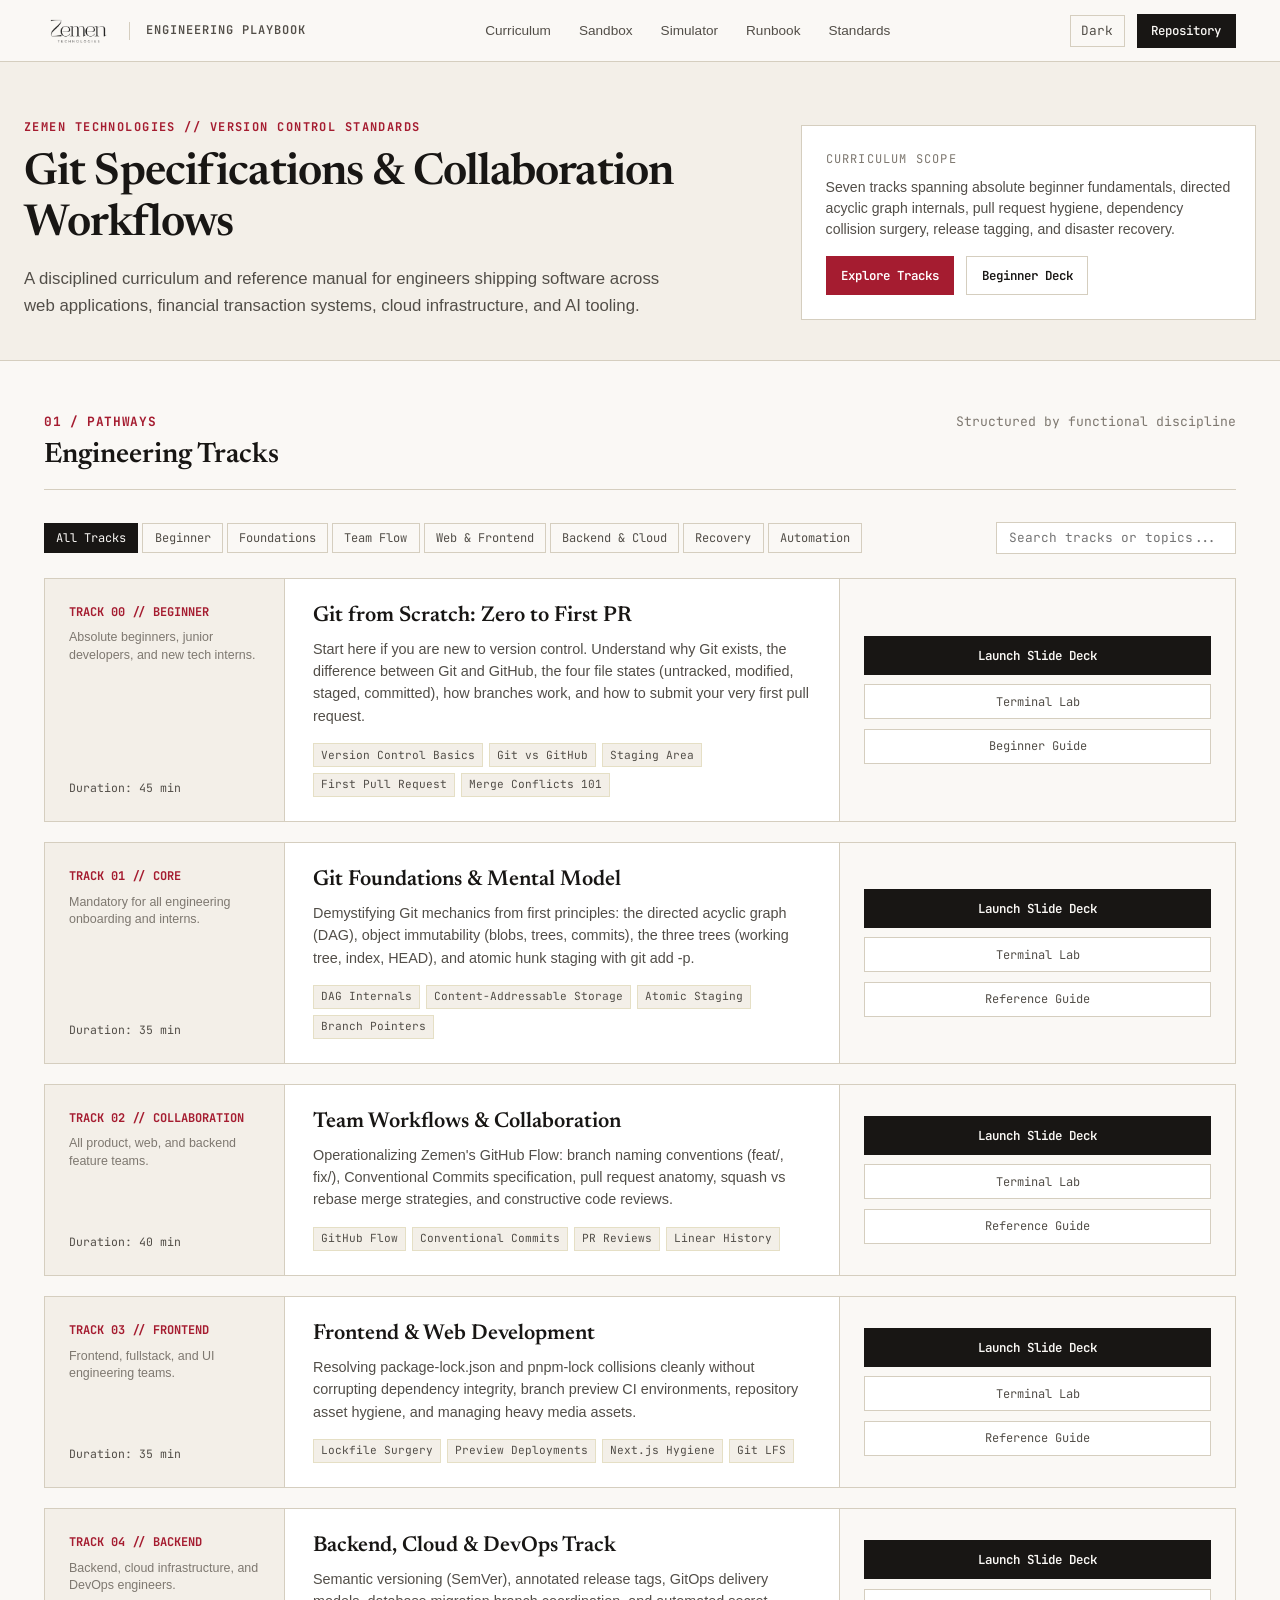
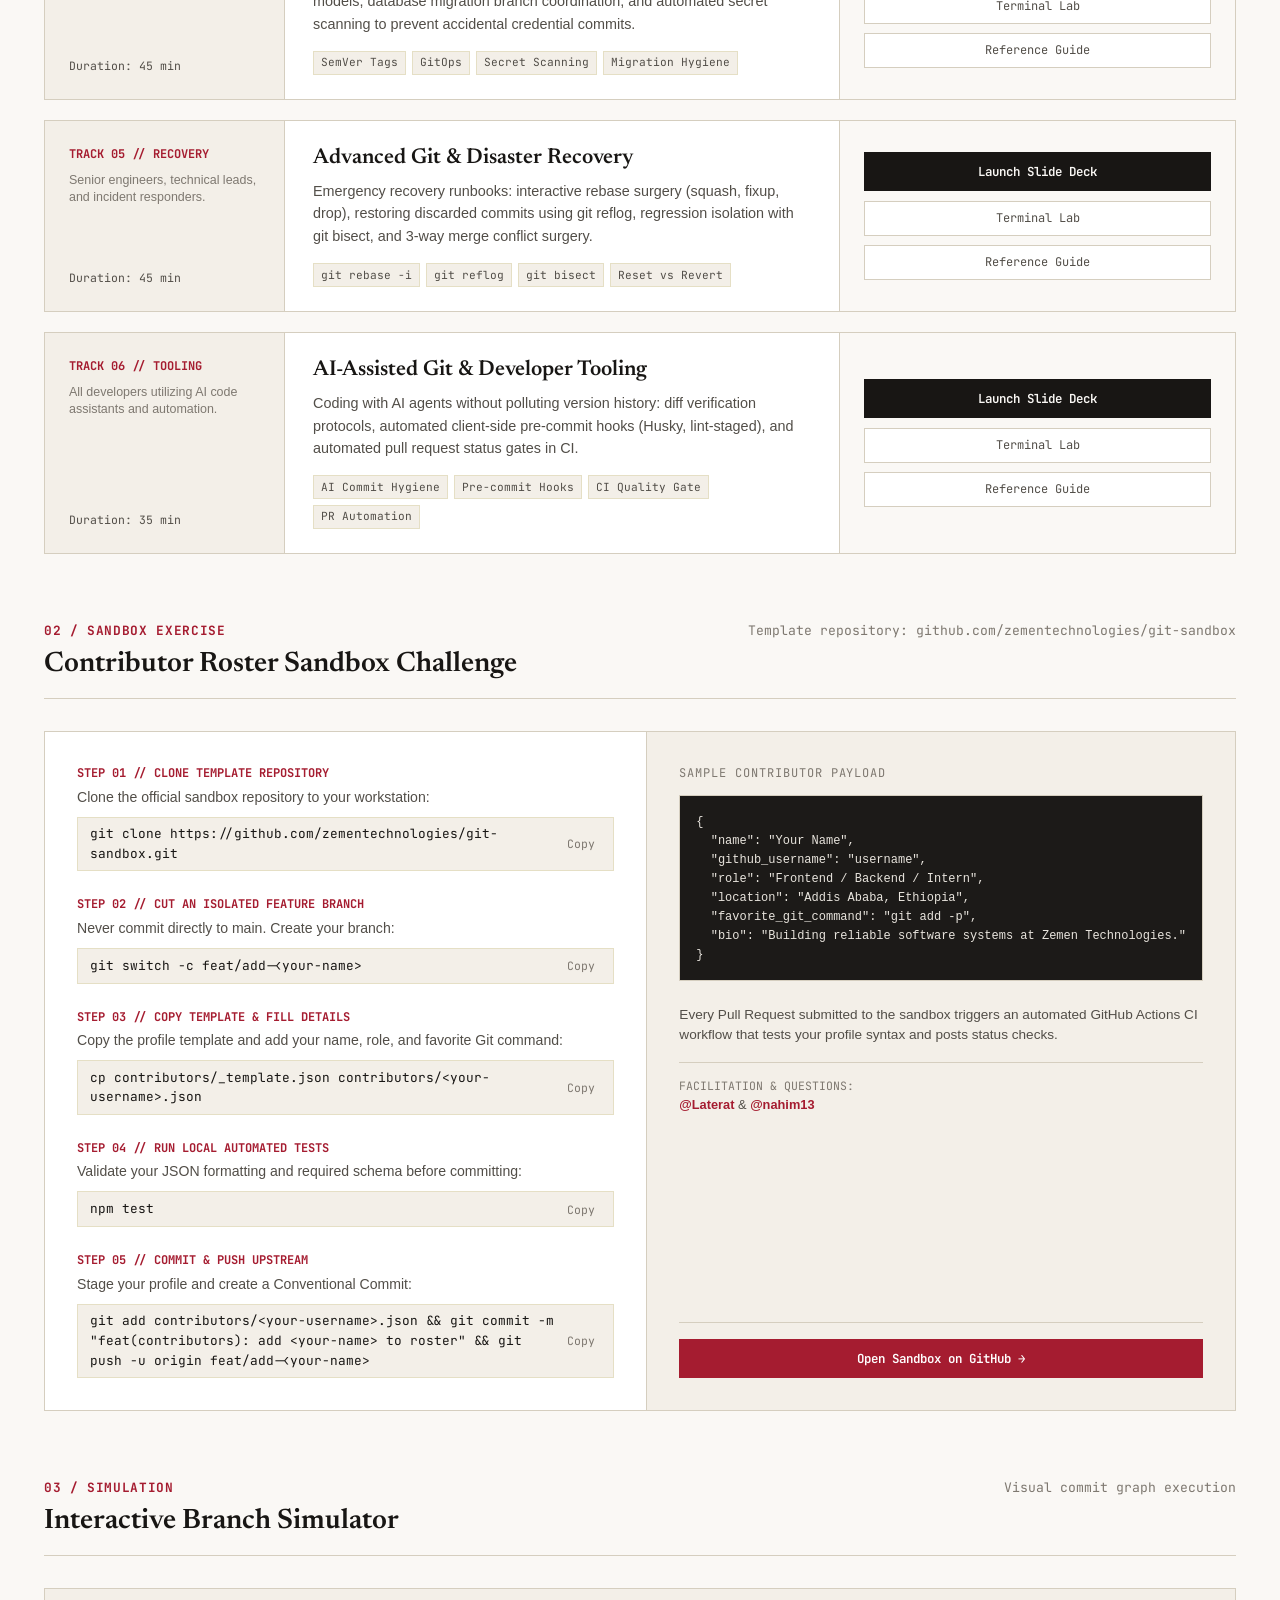
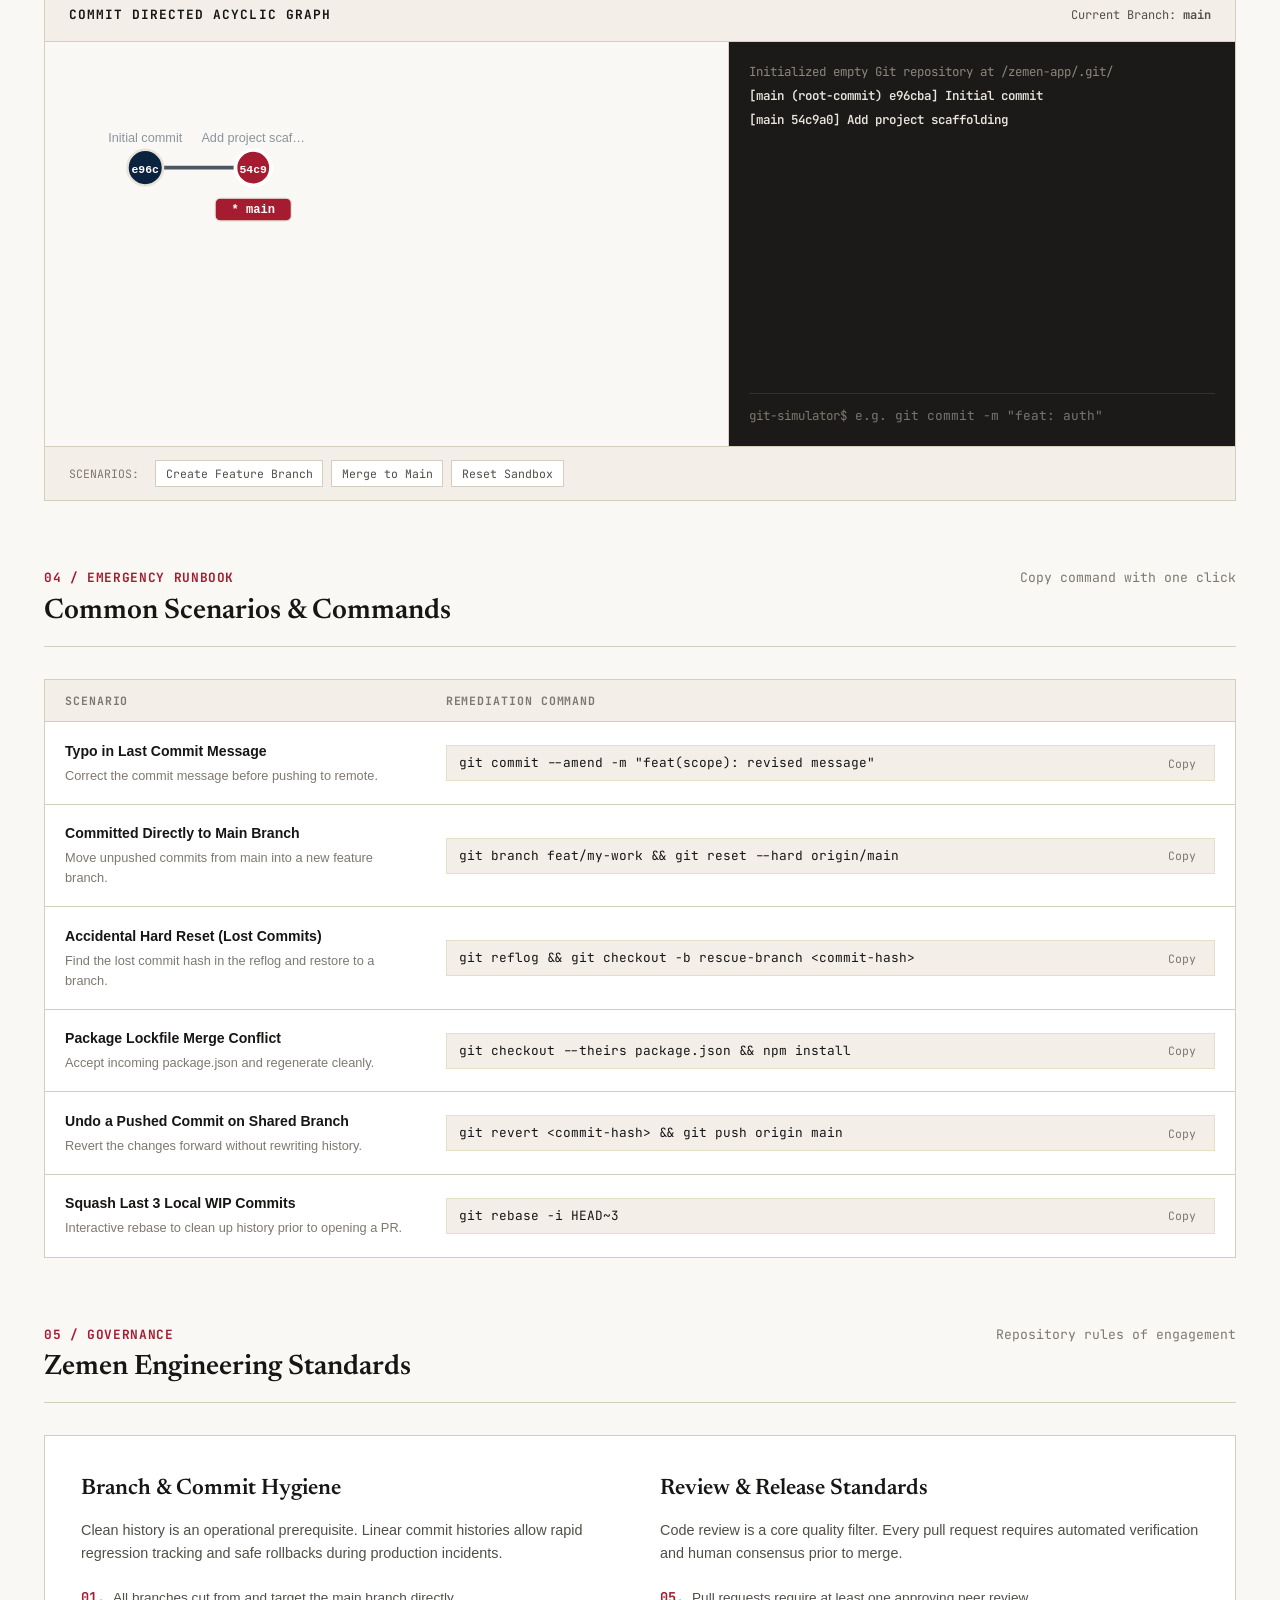
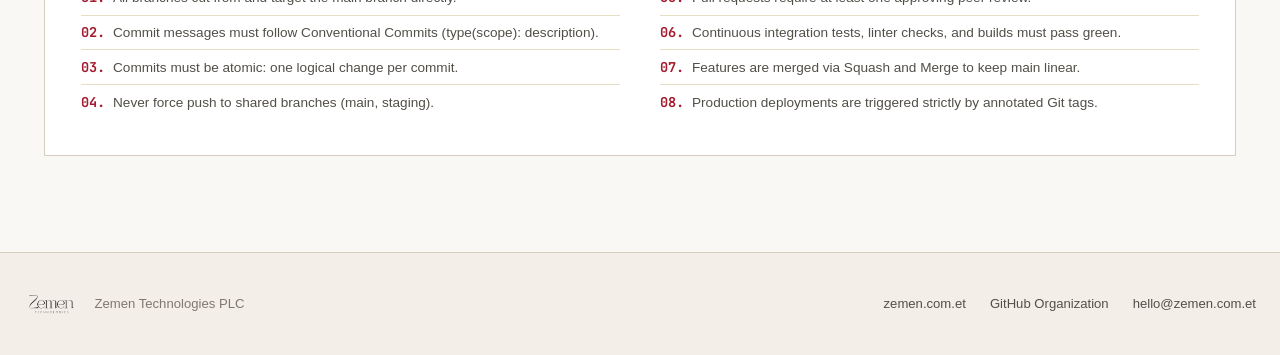
<file: index.html>
<!DOCTYPE html>
<html lang="en">
<head>
  <meta charset="utf-8">
  <title>Zemen Technologies — Git & Engineering Workflows</title>
  <meta name="viewport" content="width=device-width, initial-scale=1.0">
  <meta name="description" content="Technical curriculum and version control guidelines for software engineers at Zemen Technologies PLC.">
  <link rel="icon" type="image/svg+xml" href="assets/images/favicon.svg">
  
  <!-- Typography -->
  <link rel="preconnect" href="https://fonts.googleapis.com">
  <link rel="preconnect" href="https://fonts.gstatic.com" crossorigin>
  <link href="https://fonts.googleapis.com/css2?family=Newsreader:ital,opsz,wght@0,6..72,400;0,6..72,500;0,6..72,600;1,6..72,400&family=JetBrains+Mono:wght@400;500;600;700&display=swap" rel="stylesheet">
  
  <!-- Custom Stylesheet -->
  <link rel="stylesheet" href="assets/css/style.css">
</head>
<body>

  <!-- Top Header -->
  <header class="top-header">
    <div class="top-bar-inner">
      <div class="brand-lockup">
        <a href="index.html">
          <img src="assets/images/zemen-logo.png" alt="Zemen Technologies" class="brand-logo-img">
        </a>
        <div class="brand-divider"></div>
        <span class="brand-subtext">Engineering Playbook</span>
      </div>

      <nav class="nav-cluster">
        <a href="#tracks" class="nav-link-item">Curriculum</a>
        <a href="#sandbox" class="nav-link-item">Sandbox</a>
        <a href="#simulator" class="nav-link-item">Simulator</a>
        <a href="#runbook" class="nav-link-item">Runbook</a>
        <a href="#standards" class="nav-link-item">Standards</a>
      </nav>

      <div class="header-actions">
        <button id="theme-toggle-btn" class="btn-theme" aria-label="Toggle theme">Mode</button>
        <a href="https://github.com/zementechnologies/git-workflows" target="_blank" rel="noopener noreferrer" class="btn-repo-link">
          Repository
        </a>
      </div>
    </div>
  </header>

  <!-- Hero Statement -->
  <section class="hero-statement">
    <div class="hero-inner">
      <div>
        <div class="hero-meta">Zemen Technologies // Version Control Standards</div>
        <h1 class="hero-headline">Git Specifications & Collaboration Workflows</h1>
        <p class="hero-summary">
          A disciplined curriculum and reference manual for engineers shipping software across web applications, financial transaction systems, cloud infrastructure, and AI tooling.
        </p>
      </div>

      <div class="hero-aside">
        <div class="aside-title">Curriculum Scope</div>
        <p class="aside-text">
          Seven tracks spanning absolute beginner fundamentals, directed acyclic graph internals, pull request hygiene, dependency collision surgery, release tagging, and disaster recovery.
        </p>
        <div class="aside-actions">
          <a href="#tracks" class="btn-solid">Explore Tracks</a>
          <a href="slides/00-beginner-starter.html" class="btn-outline">Beginner Deck</a>
        </div>
      </div>
    </div>
  </section>

  <!-- Main Content Area -->
  <main class="content-wrapper">

    <!-- Section 1: Tracks -->
    <section id="tracks" style="margin-bottom: 4rem;">
      <div class="section-meta-header">
        <div>
          <span class="section-number">01 / PATHWAYS</span>
          <h2 class="section-heading">Engineering Tracks</h2>
        </div>
        <span class="section-note">Structured by functional discipline</span>
      </div>

      <!-- Filters & Search Toolbar -->
      <div class="filter-container">
        <div class="filter-group">
          <button class="filter-btn active" data-filter="all">All Tracks</button>
          <button class="filter-btn" data-filter="beginner">Beginner</button>
          <button class="filter-btn" data-filter="core">Foundations</button>
          <button class="filter-btn" data-filter="team">Team Flow</button>
          <button class="filter-btn" data-filter="web">Web & Frontend</button>
          <button class="filter-btn" data-filter="cloud">Backend & Cloud</button>
          <button class="filter-btn" data-filter="recovery">Recovery</button>
          <button class="filter-btn" data-filter="tooling">Automation</button>
        </div>

        <input type="text" id="track-search-input" class="search-field" placeholder="Search tracks or topics...">
      </div>

      <!-- Editorial Tracks List -->
      <div class="tracks-editorial-list">

        <!-- Track 00: Absolute Beginner -->
        <article class="track-row" data-category="beginner">
          <div class="track-col-index">
            <div>
              <div class="track-number-tag">Track 00 // Beginner</div>
              <div class="track-audience">Absolute beginners, junior developers, and new tech interns.</div>
            </div>
            <div class="track-time">Duration: 45 min</div>
          </div>
          <div class="track-col-body">
            <h3 class="track-name">Git from Scratch: Zero to First PR</h3>
            <p class="track-synopsis">
              Start here if you are new to version control. Understand why Git exists, the difference between Git and GitHub, the four file states (untracked, modified, staged, committed), how branches work, and how to submit your very first pull request.
            </p>
            <div class="tag-cluster">
              <span class="tag-label">Version Control Basics</span>
              <span class="tag-label">Git vs GitHub</span>
              <span class="tag-label">Staging Area</span>
              <span class="tag-label">First Pull Request</span>
              <span class="tag-label">Merge Conflicts 101</span>
            </div>
          </div>
          <div class="track-col-actions">
            <a href="slides/00-beginner-starter.html" class="btn-deck">Launch Slide Deck</a>
            <a href="tracks/00_beginner_starter/lab.md" class="btn-sub-link">Terminal Lab</a>
            <a href="tracks/00_beginner_starter/README.md" class="btn-sub-link">Beginner Guide</a>
          </div>
        </article>

        <!-- Track 01 -->
        <article class="track-row" data-category="core">
          <div class="track-col-index">
            <div>
              <div class="track-number-tag">Track 01 // Core</div>
              <div class="track-audience">Mandatory for all engineering onboarding and interns.</div>
            </div>
            <div class="track-time">Duration: 35 min</div>
          </div>
          <div class="track-col-body">
            <h3 class="track-name">Git Foundations & Mental Model</h3>
            <p class="track-synopsis">
              Demystifying Git mechanics from first principles: the directed acyclic graph (DAG), object immutability (blobs, trees, commits), the three trees (working tree, index, HEAD), and atomic hunk staging with git add -p.
            </p>
            <div class="tag-cluster">
              <span class="tag-label">DAG Internals</span>
              <span class="tag-label">Content-Addressable Storage</span>
              <span class="tag-label">Atomic Staging</span>
              <span class="tag-label">Branch Pointers</span>
            </div>
          </div>
          <div class="track-col-actions">
            <a href="slides/01-foundations.html" class="btn-deck">Launch Slide Deck</a>
            <a href="tracks/01_git_foundations/lab.md" class="btn-sub-link">Terminal Lab</a>
            <a href="tracks/01_git_foundations/README.md" class="btn-sub-link">Reference Guide</a>
          </div>
        </article>

        <!-- Track 02 -->
        <article class="track-row" data-category="team">
          <div class="track-col-index">
            <div>
              <div class="track-number-tag">Track 02 // Collaboration</div>
              <div class="track-audience">All product, web, and backend feature teams.</div>
            </div>
            <div class="track-time">Duration: 40 min</div>
          </div>
          <div class="track-col-body">
            <h3 class="track-name">Team Workflows & Collaboration</h3>
            <p class="track-synopsis">
              Operationalizing Zemen's GitHub Flow: branch naming conventions (feat/, fix/), Conventional Commits specification, pull request anatomy, squash vs rebase merge strategies, and constructive code reviews.
            </p>
            <div class="tag-cluster">
              <span class="tag-label">GitHub Flow</span>
              <span class="tag-label">Conventional Commits</span>
              <span class="tag-label">PR Reviews</span>
              <span class="tag-label">Linear History</span>
            </div>
          </div>
          <div class="track-col-actions">
            <a href="slides/02-collaboration.html" class="btn-deck">Launch Slide Deck</a>
            <a href="tracks/02_collaboration_workflows/lab.md" class="btn-sub-link">Terminal Lab</a>
            <a href="tracks/02_collaboration_workflows/README.md" class="btn-sub-link">Reference Guide</a>
          </div>
        </article>

        <!-- Track 03 -->
        <article class="track-row" data-category="web">
          <div class="track-col-index">
            <div>
              <div class="track-number-tag">Track 03 // Frontend</div>
              <div class="track-audience">Frontend, fullstack, and UI engineering teams.</div>
            </div>
            <div class="track-time">Duration: 35 min</div>
          </div>
          <div class="track-col-body">
            <h3 class="track-name">Frontend & Web Development</h3>
            <p class="track-synopsis">
              Resolving package-lock.json and pnpm-lock collisions cleanly without corrupting dependency integrity, branch preview CI environments, repository asset hygiene, and managing heavy media assets.
            </p>
            <div class="tag-cluster">
              <span class="tag-label">Lockfile Surgery</span>
              <span class="tag-label">Preview Deployments</span>
              <span class="tag-label">Next.js Hygiene</span>
              <span class="tag-label">Git LFS</span>
            </div>
          </div>
          <div class="track-col-actions">
            <a href="slides/03-frontend.html" class="btn-deck">Launch Slide Deck</a>
            <a href="tracks/03_frontend_web/lab.md" class="btn-sub-link">Terminal Lab</a>
            <a href="tracks/03_frontend_web/README.md" class="btn-sub-link">Reference Guide</a>
          </div>
        </article>

        <!-- Track 04 -->
        <article class="track-row" data-category="cloud">
          <div class="track-col-index">
            <div>
              <div class="track-number-tag">Track 04 // Backend</div>
              <div class="track-audience">Backend, cloud infrastructure, and DevOps engineers.</div>
            </div>
            <div class="track-time">Duration: 45 min</div>
          </div>
          <div class="track-col-body">
            <h3 class="track-name">Backend, Cloud & DevOps Track</h3>
            <p class="track-synopsis">
              Semantic versioning (SemVer), annotated release tags, GitOps delivery models, database migration branch coordination, and automated secret scanning to prevent accidental credential commits.
            </p>
            <div class="tag-cluster">
              <span class="tag-label">SemVer Tags</span>
              <span class="tag-label">GitOps</span>
              <span class="tag-label">Secret Scanning</span>
              <span class="tag-label">Migration Hygiene</span>
            </div>
          </div>
          <div class="track-col-actions">
            <a href="slides/04-devops.html" class="btn-deck">Launch Slide Deck</a>
            <a href="tracks/04_backend_devops/lab.md" class="btn-sub-link">Terminal Lab</a>
            <a href="tracks/04_backend_devops/README.md" class="btn-sub-link">Reference Guide</a>
          </div>
        </article>

        <!-- Track 05 -->
        <article class="track-row" data-category="recovery">
          <div class="track-col-index">
            <div>
              <div class="track-number-tag">Track 05 // Recovery</div>
              <div class="track-audience">Senior engineers, technical leads, and incident responders.</div>
            </div>
            <div class="track-time">Duration: 45 min</div>
          </div>
          <div class="track-col-body">
            <h3 class="track-name">Advanced Git & Disaster Recovery</h3>
            <p class="track-synopsis">
              Emergency recovery runbooks: interactive rebase surgery (squash, fixup, drop), restoring discarded commits using git reflog, regression isolation with git bisect, and 3-way merge conflict surgery.
            </p>
            <div class="tag-cluster">
              <span class="tag-label">git rebase -i</span>
              <span class="tag-label">git reflog</span>
              <span class="tag-label">git bisect</span>
              <span class="tag-label">Reset vs Revert</span>
            </div>
          </div>
          <div class="track-col-actions">
            <a href="slides/05-advanced.html" class="btn-deck">Launch Slide Deck</a>
            <a href="tracks/05_advanced_recovery/lab.md" class="btn-sub-link">Terminal Lab</a>
            <a href="tracks/05_advanced_recovery/README.md" class="btn-sub-link">Reference Guide</a>
          </div>
        </article>

        <!-- Track 06 -->
        <article class="track-row" data-category="tooling">
          <div class="track-col-index">
            <div>
              <div class="track-number-tag">Track 06 // Tooling</div>
              <div class="track-audience">All developers utilizing AI code assistants and automation.</div>
            </div>
            <div class="track-time">Duration: 35 min</div>
          </div>
          <div class="track-col-body">
            <h3 class="track-name">AI-Assisted Git & Developer Tooling</h3>
            <p class="track-synopsis">
              Coding with AI agents without polluting version history: diff verification protocols, automated client-side pre-commit hooks (Husky, lint-staged), and automated pull request status gates in CI.
            </p>
            <div class="tag-cluster">
              <span class="tag-label">AI Commit Hygiene</span>
              <span class="tag-label">Pre-commit Hooks</span>
              <span class="tag-label">CI Quality Gate</span>
              <span class="tag-label">PR Automation</span>
            </div>
          </div>
          <div class="track-col-actions">
            <a href="slides/06-ai-automation.html" class="btn-deck">Launch Slide Deck</a>
            <a href="tracks/06_ai_and_automation/lab.md" class="btn-sub-link">Terminal Lab</a>
            <a href="tracks/06_ai_and_automation/README.md" class="btn-sub-link">Reference Guide</a>
          </div>
        </article>

      </div>
    </section>

    <!-- Section 2: Sandbox Challenge -->
    <section id="sandbox" style="margin-bottom: 4rem;">
      <div class="section-meta-header">
        <div>
          <span class="section-number">02 / SANDBOX EXERCISE</span>
          <h2 class="section-heading">Contributor Roster Sandbox Challenge</h2>
        </div>
        <span class="section-note">Template repository: github.com/zementechnologies/git-sandbox</span>
      </div>

      <div class="sandbox-challenge-panel">
        <div class="sandbox-steps-col">
          <div class="sandbox-step-item">
            <div class="step-header-label">Step 01 // Clone Template Repository</div>
            <p class="step-instruction">Clone the official sandbox repository to your workstation:</p>
            <div class="code-cell-wrapper">
              <code>git clone https://github.com/zementechnologies/git-sandbox.git</code>
              <button class="copy-btn-action" title="Copy command">Copy</button>
            </div>
          </div>

          <div class="sandbox-step-item">
            <div class="step-header-label">Step 02 // Cut an Isolated Feature Branch</div>
            <p class="step-instruction">Never commit directly to main. Create your branch:</p>
            <div class="code-cell-wrapper">
              <code>git switch -c feat/add-&lt;your-name&gt;</code>
              <button class="copy-btn-action" title="Copy command">Copy</button>
            </div>
          </div>

          <div class="sandbox-step-item">
            <div class="step-header-label">Step 03 // Copy Template & Fill Details</div>
            <p class="step-instruction">Copy the profile template and add your name, role, and favorite Git command:</p>
            <div class="code-cell-wrapper">
              <code>cp contributors/_template.json contributors/&lt;your-username&gt;.json</code>
              <button class="copy-btn-action" title="Copy command">Copy</button>
            </div>
          </div>

          <div class="sandbox-step-item">
            <div class="step-header-label">Step 04 // Run Local Automated Tests</div>
            <p class="step-instruction">Validate your JSON formatting and required schema before committing:</p>
            <div class="code-cell-wrapper">
              <code>npm test</code>
              <button class="copy-btn-action" title="Copy command">Copy</button>
            </div>
          </div>

          <div class="sandbox-step-item">
            <div class="step-header-label">Step 05 // Commit & Push Upstream</div>
            <p class="step-instruction">Stage your profile and create a Conventional Commit:</p>
            <div class="code-cell-wrapper">
              <code>git add contributors/&lt;your-username&gt;.json &amp;&amp; git commit -m "feat(contributors): add &lt;your-name&gt; to roster" &amp;&amp; git push -u origin feat/add-&lt;your-name&gt;</code>
              <button class="copy-btn-action" title="Copy command">Copy</button>
            </div>
          </div>
        </div>

        <div class="sandbox-preview-col">
          <div>
            <div class="sandbox-preview-title">Sample Contributor Payload</div>
            <pre class="sandbox-json-box"><code>{
  "name": "Your Name",
  "github_username": "username",
  "role": "Frontend / Backend / Intern",
  "location": "Addis Ababa, Ethiopia",
  "favorite_git_command": "git add -p",
  "bio": "Building reliable software systems at Zemen Technologies."
}</code></pre>
            <p style="font-size: 0.85rem; color: var(--ink-secondary); line-height: 1.5;">
              Every Pull Request submitted to the sandbox triggers an automated GitHub Actions CI workflow that tests your profile syntax and posts status checks.
            </p>
            <div style="margin-top: 1rem; padding-top: 0.85rem; border-top: 1px solid var(--border-strong); font-size: 0.8rem; color: var(--ink-secondary); line-height: 1.5;">
              <span style="font-family: var(--font-mono); font-size: 0.72rem; color: var(--ink-muted); text-transform: uppercase;">Facilitation &amp; Questions:</span><br>
              <a href="https://github.com/Laterat" target="_blank" rel="noopener noreferrer" style="color: var(--brand-crimson); font-weight: 600;">@Laterat</a> &amp;
              <a href="https://github.com/nahim13" target="_blank" rel="noopener noreferrer" style="color: var(--brand-crimson); font-weight: 600;">@nahim13</a>
            </div>
          </div>

          <div class="sandbox-cta-box">
            <a href="https://github.com/zementechnologies/git-sandbox" target="_blank" rel="noopener noreferrer" class="btn-solid" style="display: block; text-align: center;">
              Open Sandbox on GitHub &rarr;
            </a>
          </div>
        </div>
      </div>
    </section>

    <!-- Section 3: Simulator -->
    <section id="simulator" style="margin-bottom: 4rem;">
      <div class="section-meta-header">
        <div>
          <span class="section-number">03 / SIMULATION</span>
          <h2 class="section-heading">Interactive Branch Simulator</h2>
        </div>
        <span class="section-note">Visual commit graph execution</span>
      </div>

      <div class="simulator-block">
        <div class="sim-header">
          <span class="sim-header-title">Commit Directed Acyclic Graph</span>
          <span class="sim-header-badge">Current Branch: <strong id="current-branch-badge">main</strong></span>
        </div>

        <div class="sim-split-layout">
          <!-- Canvas Panel -->
          <div class="sim-canvas-panel">
            <svg id="git-svg-canvas" viewBox="0 0 500 240"></svg>
          </div>

          <!-- CLI Panel -->
          <div class="sim-cli-panel">
            <div class="sim-cli-logs" id="terminal-log"></div>
            <div class="sim-input-row">
              <span class="cli-prompt">git-simulator$</span>
              <input type="text" id="terminal-input" class="cli-input" placeholder="e.g. git commit -m &quot;feat: auth&quot;" autocomplete="off" spellcheck="false">
            </div>
          </div>
        </div>

        <div class="sim-quick-scenarios">
          <span class="sim-quick-label">Scenarios:</span>
          <button class="sim-btn-preset" data-preset="feature-branch">Create Feature Branch</button>
          <button class="sim-btn-preset" data-preset="merge-feature">Merge to Main</button>
          <button class="sim-btn-preset" data-preset="reset">Reset Sandbox</button>
        </div>
      </div>
    </section>

    <!-- Section 3: Runbook Table -->
    <section id="runbook" class="runbook-section">
      <div class="section-meta-header">
        <div>
          <span class="section-number">04 / EMERGENCY RUNBOOK</span>
          <h2 class="section-heading">Common Scenarios & Commands</h2>
        </div>
        <span class="section-note">Copy command with one click</span>
      </div>

      <table class="runbook-table">
        <thead>
          <tr>
            <th style="width: 32%;">Scenario</th>
            <th>Remediation Command</th>
          </tr>
        </thead>
        <tbody>
          <tr>
            <td>
              <div class="scenario-title">Typo in Last Commit Message</div>
              <div class="scenario-context">Correct the commit message before pushing to remote.</div>
            </td>
            <td>
              <div class="code-cell-wrapper">
                <code>git commit --amend -m "feat(scope): revised message"</code>
                <button class="copy-btn-action" title="Copy command">Copy</button>
              </div>
            </td>
          </tr>
          <tr>
            <td>
              <div class="scenario-title">Committed Directly to Main Branch</div>
              <div class="scenario-context">Move unpushed commits from main into a new feature branch.</div>
            </td>
            <td>
              <div class="code-cell-wrapper">
                <code>git branch feat/my-work &amp;&amp; git reset --hard origin/main</code>
                <button class="copy-btn-action" title="Copy command">Copy</button>
              </div>
            </td>
          </tr>
          <tr>
            <td>
              <div class="scenario-title">Accidental Hard Reset (Lost Commits)</div>
              <div class="scenario-context">Find the lost commit hash in the reflog and restore to a branch.</div>
            </td>
            <td>
              <div class="code-cell-wrapper">
                <code>git reflog &amp;&amp; git checkout -b rescue-branch &lt;commit-hash&gt;</code>
                <button class="copy-btn-action" title="Copy command">Copy</button>
              </div>
            </td>
          </tr>
          <tr>
            <td>
              <div class="scenario-title">Package Lockfile Merge Conflict</div>
              <div class="scenario-context">Accept incoming package.json and regenerate cleanly.</div>
            </td>
            <td>
              <div class="code-cell-wrapper">
                <code>git checkout --theirs package.json &amp;&amp; npm install</code>
                <button class="copy-btn-action" title="Copy command">Copy</button>
              </div>
            </td>
          </tr>
          <tr>
            <td>
              <div class="scenario-title">Undo a Pushed Commit on Shared Branch</div>
              <div class="scenario-context">Revert the changes forward without rewriting history.</div>
            </td>
            <td>
              <div class="code-cell-wrapper">
                <code>git revert &lt;commit-hash&gt; &amp;&amp; git push origin main</code>
                <button class="copy-btn-action" title="Copy command">Copy</button>
              </div>
            </td>
          </tr>
          <tr>
            <td>
              <div class="scenario-title">Squash Last 3 Local WIP Commits</div>
              <div class="scenario-context">Interactive rebase to clean up history prior to opening a PR.</div>
            </td>
            <td>
              <div class="code-cell-wrapper">
                <code>git rebase -i HEAD~3</code>
                <button class="copy-btn-action" title="Copy command">Copy</button>
              </div>
            </td>
          </tr>
        </tbody>
      </table>
    </section>

    <!-- Section 4: Repository Governance -->
    <section id="standards">
      <div class="section-meta-header">
        <div>
          <span class="section-number">05 / GOVERNANCE</span>
          <h2 class="section-heading">Zemen Engineering Standards</h2>
        </div>
        <span class="section-note">Repository rules of engagement</span>
      </div>

      <div class="standards-editorial">
        <div>
          <h3>Branch & Commit Hygiene</h3>
          <p>
            Clean history is an operational prerequisite. Linear commit histories allow rapid regression tracking and safe rollbacks during production incidents.
          </p>
          <ul class="standards-rules-list">
            <li>
              <span class="rule-num">01.</span>
              <span>All branches cut from and target the main branch directly.</span>
            </li>
            <li>
              <span class="rule-num">02.</span>
              <span>Commit messages must follow Conventional Commits (type(scope): description).</span>
            </li>
            <li>
              <span class="rule-num">03.</span>
              <span>Commits must be atomic: one logical change per commit.</span>
            </li>
            <li>
              <span class="rule-num">04.</span>
              <span>Never force push to shared branches (main, staging).</span>
            </li>
          </ul>
        </div>

        <div>
          <h3>Review & Release Standards</h3>
          <p>
            Code review is a core quality filter. Every pull request requires automated verification and human consensus prior to merge.
          </p>
          <ul class="standards-rules-list">
            <li>
              <span class="rule-num">05.</span>
              <span>Pull requests require at least one approving peer review.</span>
            </li>
            <li>
              <span class="rule-num">06.</span>
              <span>Continuous integration tests, linter checks, and builds must pass green.</span>
            </li>
            <li>
              <span class="rule-num">07.</span>
              <span>Features are merged via Squash and Merge to keep main linear.</span>
            </li>
            <li>
              <span class="rule-num">08.</span>
              <span>Production deployments are triggered strictly by annotated Git tags.</span>
            </li>
          </ul>
        </div>
      </div>
    </section>

  </main>

  <!-- Site Footer -->
  <footer class="site-footer">
    <div class="footer-inner">
      <div class="footer-brand-side">
        <img src="assets/images/zemen-logo.png" alt="Zemen Technologies" class="footer-logo">
        <span>Zemen Technologies PLC</span>
      </div>

      <div class="footer-links-row">
        <a href="https://zemen.com.et" target="_blank" rel="noopener noreferrer" class="footer-link-item">zemen.com.et</a>
        <a href="https://github.com/zementechnologies" target="_blank" rel="noopener noreferrer" class="footer-link-item">GitHub Organization</a>
        <a href="mailto:hello@zemen.com.et" class="footer-link-item">hello@zemen.com.et</a>
      </div>
    </div>
  </footer>

  <!-- Scripts -->
  <script src="assets/js/git-simulator.js"></script>
  <script src="assets/js/app.js"></script>
</body>
</html>
</file>
<file: assets/css/style.css>
/* Zemen Technologies — Engineering Workflows Portal
   A constrained, editorial stylesheet for technical documentation and slide navigation.
   Designed for clarity, legibility, and architectural precision. */

:root {
  --bg-canvas: #FAF8F5;
  --bg-surface: #F3EFE8;
  --bg-subtle: #EBE5DB;
  --bg-card: #FFFFFF;
  --border-light: #E5DFC5;
  --border-strong: #D5CEBF;
  --border-dark: #1A1715;
  
  --ink-primary: #181614;
  --ink-secondary: #524E48;
  --ink-muted: #7E7870;
  
  --brand-crimson: #A51C30;
  --brand-crimson-hover: #861626;
  --brand-navy: #0C2340;
  
  --code-bg: #1C1A18;
  --code-fg: #E8E4DD;
  
  --font-serif: "Newsreader", "Charter", "Georgia", serif;
  --font-sans: -apple-system, BlinkMacSystemFont, "Segoe UI", Roboto, "Helvetica Neue", Arial, sans-serif;
  --font-mono: "JetBrains Mono", "SF Mono", Menlo, Consolas, monospace;
}

[data-theme="dark"] {
  --bg-canvas: #141312;
  --bg-surface: #1B1A18;
  --bg-subtle: #242220;
  --bg-card: #1E1D1B;
  --border-light: #2C2A26;
  --border-strong: #3D3A35;
  --border-dark: #E8E4DD;
  
  --ink-primary: #EBE7E0;
  --ink-secondary: #A09A90;
  --ink-muted: #726D65;
  
  --brand-crimson: #C93B4E;
  --brand-crimson-hover: #E04D60;
  --brand-navy: #82AEDB;
  
  --code-bg: #0D0C0B;
  --code-fg: #E8E4DD;
}

*, *::before, *::after {
  box-sizing: border-box;
  margin: 0;
  padding: 0;
}

body {
  font-family: var(--font-sans);
  background-color: var(--bg-canvas);
  color: var(--ink-primary);
  line-height: 1.55;
  -webkit-font-smoothing: antialiased;
  -moz-osx-font-smoothing: grayscale;
}

a {
  color: inherit;
  text-decoration: none;
}

/* Header & Top Bar */
.top-header {
  border-bottom: 1px solid var(--border-strong);
  background: var(--bg-canvas);
  position: sticky;
  top: 0;
  z-index: 50;
}

.top-bar-inner {
  max-width: 1240px;
  margin: 0 auto;
  padding: 0.85rem 1.5rem;
  display: flex;
  align-items: center;
  justify-content: space-between;
  gap: 1.5rem;
}

.brand-lockup {
  display: flex;
  align-items: center;
  gap: 1rem;
}

.brand-logo-img {
  height: 28px;
  width: auto;
  display: block;
}

.brand-divider {
  width: 1px;
  height: 18px;
  background-color: var(--border-strong);
}

.brand-subtext {
  font-family: var(--font-mono);
  font-size: 0.75rem;
  letter-spacing: 0.08em;
  text-transform: uppercase;
  color: var(--ink-secondary);
  font-weight: 600;
}

.nav-cluster {
  display: flex;
  align-items: center;
  gap: 1.75rem;
}

.nav-link-item {
  font-size: 0.85rem;
  font-weight: 500;
  color: var(--ink-secondary);
  padding: 0.2rem 0;
  border-bottom: 1px solid transparent;
}

.nav-link-item:hover {
  color: var(--ink-primary);
  border-bottom-color: var(--ink-primary);
}

.header-actions {
  display: flex;
  align-items: center;
  gap: 0.75rem;
}

.btn-theme {
  background: transparent;
  border: 1px solid var(--border-strong);
  color: var(--ink-secondary);
  font-size: 0.8rem;
  padding: 0.4rem 0.65rem;
  cursor: pointer;
  font-family: var(--font-mono);
  display: inline-flex;
  align-items: center;
  gap: 0.4rem;
}

.btn-theme:hover {
  border-color: var(--ink-primary);
  color: var(--ink-primary);
}

.btn-repo-link {
  font-family: var(--font-mono);
  font-size: 0.78rem;
  padding: 0.4rem 0.85rem;
  background: var(--ink-primary);
  color: var(--bg-canvas) !important;
  font-weight: 500;
  border: 1px solid var(--ink-primary);
}

.btn-repo-link:hover {
  background: var(--brand-crimson);
  border-color: var(--brand-crimson);
}

/* Hero Statement */
.hero-statement {
  border-bottom: 1px solid var(--border-strong);
  padding: 3.5rem 1.5rem 2.5rem;
  background: var(--bg-surface);
}

.hero-inner {
  max-width: 1240px;
  margin: 0 auto;
  display: grid;
  grid-template-columns: 1.6fr 1fr;
  gap: 3rem;
  align-items: end;
}

@media (max-width: 900px) {
  .hero-inner {
    grid-template-columns: 1fr;
    gap: 1.5rem;
  }
}

.hero-meta {
  font-family: var(--font-mono);
  font-size: 0.75rem;
  text-transform: uppercase;
  letter-spacing: 0.12em;
  color: var(--brand-crimson);
  font-weight: 700;
  margin-bottom: 0.75rem;
}

.hero-headline {
  font-family: var(--font-serif);
  font-size: 2.75rem;
  line-height: 1.15;
  letter-spacing: -0.02em;
  font-weight: 600;
  color: var(--ink-primary);
  margin-bottom: 1rem;
}

.hero-summary {
  font-size: 1.05rem;
  color: var(--ink-secondary);
  line-height: 1.6;
  max-width: 640px;
}

.hero-aside {
  background: var(--bg-card);
  border: 1px solid var(--border-strong);
  padding: 1.5rem;
}

.aside-title {
  font-family: var(--font-mono);
  font-size: 0.75rem;
  text-transform: uppercase;
  letter-spacing: 0.1em;
  color: var(--ink-muted);
  margin-bottom: 0.5rem;
}

.aside-text {
  font-size: 0.88rem;
  color: var(--ink-secondary);
  line-height: 1.5;
  margin-bottom: 1rem;
}

.aside-actions {
  display: flex;
  gap: 0.75rem;
}

.btn-solid {
  background: var(--brand-crimson);
  color: #FFFFFF !important;
  font-family: var(--font-mono);
  font-size: 0.78rem;
  padding: 0.55rem 0.9rem;
  font-weight: 600;
  border: 1px solid var(--brand-crimson);
}

.btn-solid:hover {
  background: var(--brand-crimson-hover);
}

.btn-outline {
  background: transparent;
  color: var(--ink-primary);
  font-family: var(--font-mono);
  font-size: 0.78rem;
  padding: 0.55rem 0.9rem;
  font-weight: 600;
  border: 1px solid var(--border-strong);
}

.btn-outline:hover {
  border-color: var(--ink-primary);
}

/* Page Layout */
.content-wrapper {
  max-width: 1240px;
  margin: 0 auto;
  padding: 3rem 1.5rem;
}

/* Section Header */
.section-meta-header {
  display: flex;
  justify-content: space-between;
  align-items: baseline;
  padding-bottom: 0.75rem;
  border-bottom: 1px solid var(--border-strong);
  margin-bottom: 2rem;
}

.section-number {
  font-family: var(--font-mono);
  font-size: 0.8rem;
  color: var(--brand-crimson);
  font-weight: 700;
  letter-spacing: 0.05em;
}

.section-heading {
  font-family: var(--font-serif);
  font-size: 1.75rem;
  font-weight: 600;
  color: var(--ink-primary);
}

.section-note {
  font-size: 0.82rem;
  color: var(--ink-muted);
  font-family: var(--font-mono);
}

/* Filter Bar */
.filter-container {
  display: flex;
  align-items: center;
  justify-content: space-between;
  gap: 1rem;
  flex-wrap: wrap;
  margin-bottom: 1.5rem;
}

.filter-group {
  display: flex;
  gap: 0.25rem;
  flex-wrap: wrap;
}

.filter-btn {
  background: transparent;
  border: 1px solid var(--border-strong);
  color: var(--ink-secondary);
  font-family: var(--font-mono);
  font-size: 0.75rem;
  padding: 0.35rem 0.7rem;
  cursor: pointer;
}

.filter-btn:hover {
  border-color: var(--ink-primary);
  color: var(--ink-primary);
}

.filter-btn.active {
  background: var(--ink-primary);
  color: var(--bg-canvas);
  border-color: var(--ink-primary);
}

.search-field {
  background: var(--bg-card);
  border: 1px solid var(--border-strong);
  padding: 0.4rem 0.75rem;
  font-family: var(--font-mono);
  font-size: 0.8rem;
  color: var(--ink-primary);
  outline: none;
  width: 240px;
}

.search-field:focus {
  border-color: var(--ink-primary);
}

/* Asymmetric Tracks Layout */
.tracks-editorial-list {
  display: flex;
  flex-direction: column;
  gap: 1.25rem;
  margin-bottom: 4rem;
}

.track-row {
  background: var(--bg-card);
  border: 1px solid var(--border-strong);
  display: grid;
  grid-template-columns: 240px 1.4fr 1fr;
  align-items: stretch;
}

@media (max-width: 960px) {
  .track-row {
    grid-template-columns: 1fr;
  }
}

.track-col-index {
  padding: 1.5rem;
  border-right: 1px solid var(--border-strong);
  background: var(--bg-surface);
  display: flex;
  flex-direction: column;
  justify-content: space-between;
}

@media (max-width: 960px) {
  .track-col-index {
    border-right: none;
    border-bottom: 1px solid var(--border-strong);
  }
}

.track-number-tag {
  font-family: var(--font-mono);
  font-size: 0.75rem;
  color: var(--brand-crimson);
  font-weight: 700;
  text-transform: uppercase;
  margin-bottom: 0.5rem;
}

.track-audience {
  font-size: 0.78rem;
  color: var(--ink-muted);
  line-height: 1.4;
}

.track-time {
  font-family: var(--font-mono);
  font-size: 0.72rem;
  color: var(--ink-secondary);
  margin-top: 1rem;
}

.track-col-body {
  padding: 1.5rem 1.75rem;
  display: flex;
  flex-direction: column;
  justify-content: center;
}

.track-name {
  font-family: var(--font-serif);
  font-size: 1.35rem;
  font-weight: 600;
  color: var(--ink-primary);
  margin-bottom: 0.5rem;
  line-height: 1.25;
}

.track-synopsis {
  font-size: 0.9rem;
  color: var(--ink-secondary);
  line-height: 1.55;
  margin-bottom: 1rem;
}

.tag-cluster {
  display: flex;
  flex-wrap: wrap;
  gap: 0.35rem;
}

.tag-label {
  font-family: var(--font-mono);
  font-size: 0.7rem;
  color: var(--ink-secondary);
  background: var(--bg-surface);
  border: 1px solid var(--border-light);
  padding: 0.15rem 0.45rem;
}

.track-col-actions {
  padding: 1.5rem;
  border-left: 1px solid var(--border-strong);
  display: flex;
  flex-direction: column;
  justify-content: center;
  gap: 0.6rem;
  background: var(--bg-canvas);
}

@media (max-width: 960px) {
  .track-col-actions {
    border-left: none;
    border-top: 1px solid var(--border-strong);
  }
}

.btn-deck {
  display: block;
  text-align: center;
  padding: 0.55rem 0.85rem;
  background: var(--ink-primary);
  color: var(--bg-canvas) !important;
  font-family: var(--font-mono);
  font-size: 0.78rem;
  font-weight: 600;
  border: 1px solid var(--ink-primary);
}

.btn-deck:hover {
  background: var(--brand-crimson);
  border-color: var(--brand-crimson);
}

.btn-sub-link {
  display: block;
  text-align: center;
  padding: 0.45rem 0.85rem;
  background: var(--bg-card);
  color: var(--ink-secondary);
  font-family: var(--font-mono);
  font-size: 0.75rem;
  border: 1px solid var(--border-strong);
}

.btn-sub-link:hover {
  border-color: var(--ink-primary);
  color: var(--ink-primary);
}

/* Simulator Block */
.simulator-block {
  border: 1px solid var(--border-strong);
  background: var(--bg-card);
  margin-bottom: 4rem;
}

.sim-header {
  padding: 1rem 1.5rem;
  border-bottom: 1px solid var(--border-strong);
  background: var(--bg-surface);
  display: flex;
  justify-content: space-between;
  align-items: center;
}

.sim-header-title {
  font-family: var(--font-mono);
  font-size: 0.8rem;
  text-transform: uppercase;
  letter-spacing: 0.08em;
  font-weight: 700;
  color: var(--ink-primary);
}

.sim-header-badge {
  font-family: var(--font-mono);
  font-size: 0.75rem;
  color: var(--ink-secondary);
}

.sim-split-layout {
  display: grid;
  grid-template-columns: 1.15fr 0.85fr;
}

@media (max-width: 860px) {
  .sim-split-layout {
    grid-template-columns: 1fr;
  }
}

.sim-canvas-panel {
  padding: 1.5rem;
  border-right: 1px solid var(--border-strong);
  background: var(--bg-canvas);
  min-height: 300px;
  display: flex;
  flex-direction: column;
}

@media (max-width: 860px) {
  .sim-canvas-panel {
    border-right: none;
    border-bottom: 1px solid var(--border-strong);
  }
}

#git-svg-canvas {
  width: 100%;
  height: 240px;
  flex: 1;
}

.sim-cli-panel {
  background: var(--code-bg);
  padding: 1.25rem;
  display: flex;
  flex-direction: column;
  justify-content: space-between;
}

.sim-cli-logs {
  font-family: var(--font-mono);
  font-size: 0.78rem;
  line-height: 1.6;
  color: #B5B0A6;
  overflow-y: auto;
  max-height: 200px;
  margin-bottom: 1rem;
}

.sim-cli-logs .log-entry { margin-bottom: 0.25rem; }
.sim-cli-logs .log-cmd { color: #E8E4DD; font-weight: 600; }
.sim-cli-logs .log-info { color: #8C877D; }
.sim-cli-logs .log-error { color: #E06C75; }

.sim-input-row {
  display: flex;
  align-items: center;
  gap: 0.5rem;
  border-top: 1px solid rgba(255,255,255,0.1);
  padding-top: 0.75rem;
}

.cli-prompt {
  font-family: var(--font-mono);
  font-size: 0.78rem;
  color: #7E7870;
}

.cli-input {
  flex: 1;
  background: transparent;
  border: none;
  outline: none;
  font-family: var(--font-mono);
  font-size: 0.8rem;
  color: #FFFFFF;
}

.sim-quick-scenarios {
  padding: 0.85rem 1.5rem;
  border-top: 1px solid var(--border-strong);
  background: var(--bg-surface);
  display: flex;
  align-items: center;
  gap: 0.5rem;
  flex-wrap: wrap;
}

.sim-quick-label {
  font-family: var(--font-mono);
  font-size: 0.72rem;
  color: var(--ink-muted);
  text-transform: uppercase;
  margin-right: 0.5rem;
}

.sim-btn-preset {
  background: var(--bg-card);
  border: 1px solid var(--border-strong);
  font-family: var(--font-mono);
  font-size: 0.72rem;
  padding: 0.3rem 0.6rem;
  color: var(--ink-secondary);
  cursor: pointer;
}

.sim-btn-preset:hover {
  border-color: var(--ink-primary);
  color: var(--ink-primary);
}

/* Reference Runbook Table */
.runbook-section {
  margin-bottom: 4rem;
}

.runbook-table {
  width: 100%;
  border-collapse: collapse;
  background: var(--bg-card);
  border: 1px solid var(--border-strong);
  font-size: 0.88rem;
}

.runbook-table th {
  background: var(--bg-surface);
  text-align: left;
  padding: 0.75rem 1.25rem;
  font-family: var(--font-mono);
  font-size: 0.72rem;
  text-transform: uppercase;
  letter-spacing: 0.08em;
  color: var(--ink-muted);
  border-bottom: 1px solid var(--border-strong);
}

.runbook-table td {
  padding: 1.15rem 1.25rem;
  border-bottom: 1px solid var(--border-strong);
  vertical-align: middle;
}

.runbook-table tr:last-child td {
  border-bottom: none;
}

.scenario-title {
  font-weight: 600;
  color: var(--ink-primary);
  margin-bottom: 0.2rem;
}

.scenario-context {
  font-size: 0.8rem;
  color: var(--ink-muted);
}

.code-cell-wrapper {
  display: flex;
  align-items: center;
  justify-content: space-between;
  background: var(--bg-surface);
  border: 1px solid var(--border-light);
  padding: 0.4rem 0.75rem;
}

.code-cell-wrapper code {
  font-family: var(--font-mono);
  font-size: 0.8rem;
  color: var(--ink-primary);
}

.copy-btn-action {
  background: transparent;
  border: none;
  font-family: var(--font-mono);
  font-size: 0.72rem;
  color: var(--ink-muted);
  cursor: pointer;
  padding: 0.2rem 0.4rem;
}

.copy-btn-action:hover {
  color: var(--brand-crimson);
}

/* Repository Standards Section */
.standards-editorial {
  border: 1px solid var(--border-strong);
  background: var(--bg-card);
  padding: 2.25rem;
  margin-bottom: 3rem;
  display: grid;
  grid-template-columns: 1fr 1fr;
  gap: 2.5rem;
}

@media (max-width: 800px) {
  .standards-editorial {
    grid-template-columns: 1fr;
  }
}

.standards-editorial h3 {
  font-family: var(--font-serif);
  font-size: 1.4rem;
  font-weight: 600;
  margin-bottom: 0.75rem;
  color: var(--ink-primary);
}

.standards-editorial p {
  font-size: 0.9rem;
  color: var(--ink-secondary);
  line-height: 1.6;
  margin-bottom: 1rem;
}

.standards-rules-list {
  list-style: none;
}

.standards-rules-list li {
  font-size: 0.85rem;
  color: var(--ink-secondary);
  padding: 0.4rem 0;
  border-bottom: 1px solid var(--border-light);
  display: flex;
  gap: 0.5rem;
}

.standards-rules-list li:last-child {
  border-bottom: none;
}

.rule-num {
  font-family: var(--font-mono);
  font-weight: 700;
  color: var(--brand-crimson);
}

/* Footer */
.site-footer {
  border-top: 1px solid var(--border-strong);
  background: var(--bg-surface);
  padding: 2.5rem 1.5rem;
}

.footer-inner {
  max-width: 1240px;
  margin: 0 auto;
  display: flex;
  justify-content: space-between;
  align-items: center;
  flex-wrap: wrap;
  gap: 1.5rem;
  font-size: 0.82rem;
  color: var(--ink-muted);
}

.footer-brand-side {
  display: flex;
  align-items: center;
  gap: 1rem;
}

.footer-logo {
  height: 22px;
  width: auto;
  opacity: 0.85;
}

.footer-links-row {
  display: flex;
  gap: 1.5rem;
}

.footer-link-item {
  color: var(--ink-secondary);
}

.footer-link-item:hover {
  color: var(--brand-crimson);
}

/* Sandbox Challenge Section */
.sandbox-challenge-panel {
  border: 1px solid var(--border-strong);
  background: var(--bg-card);
  display: grid;
  grid-template-columns: 1.25fr 0.75fr;
}

@media (max-width: 900px) {
  .sandbox-challenge-panel {
    grid-template-columns: 1fr;
  }
}

.sandbox-steps-col {
  padding: 2rem;
  border-right: 1px solid var(--border-strong);
}

@media (max-width: 900px) {
  .sandbox-steps-col {
    border-right: none;
    border-bottom: 1px solid var(--border-strong);
  }
}

.sandbox-step-item {
  margin-bottom: 1.5rem;
}

.sandbox-step-item:last-child {
  margin-bottom: 0;
}

.step-header-label {
  font-family: var(--font-mono);
  font-size: 0.75rem;
  text-transform: uppercase;
  color: var(--brand-crimson);
  font-weight: 700;
  margin-bottom: 0.25rem;
}

.step-instruction {
  font-size: 0.88rem;
  color: var(--ink-secondary);
  margin-bottom: 0.5rem;
}

.sandbox-preview-col {
  padding: 2rem;
  background: var(--bg-surface);
  display: flex;
  flex-direction: column;
  justify-content: space-between;
}

.sandbox-preview-title {
  font-family: var(--font-mono);
  font-size: 0.75rem;
  text-transform: uppercase;
  color: var(--ink-muted);
  letter-spacing: 0.08em;
  margin-bottom: 0.75rem;
}

.sandbox-json-box {
  background: var(--code-bg);
  color: var(--code-fg);
  border: 1px solid var(--border-strong);
  padding: 1rem;
  font-family: var(--font-mono);
  font-size: 0.75rem;
  line-height: 1.5;
  overflow-x: auto;
  margin-bottom: 1.5rem;
}

.sandbox-cta-box {
  border-top: 1px solid var(--border-strong);
  padding-top: 1rem;
}
</file>
